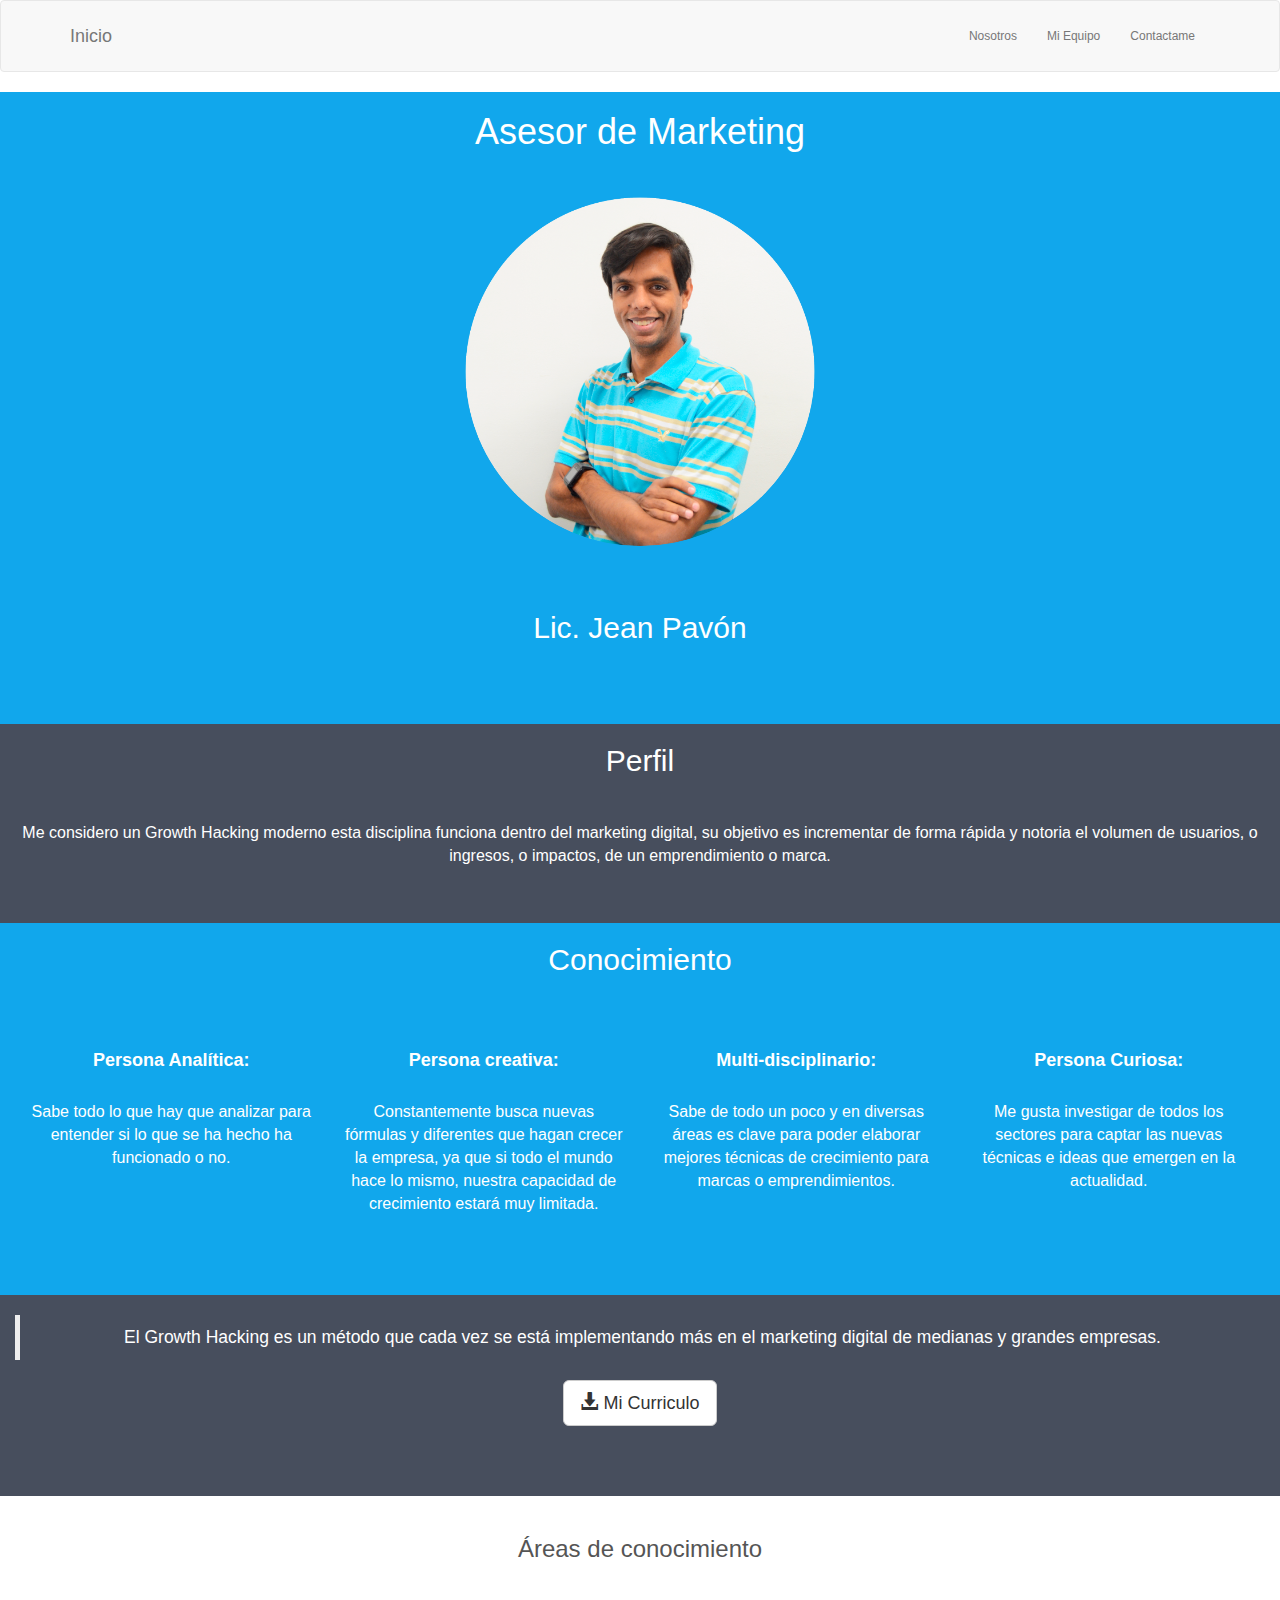
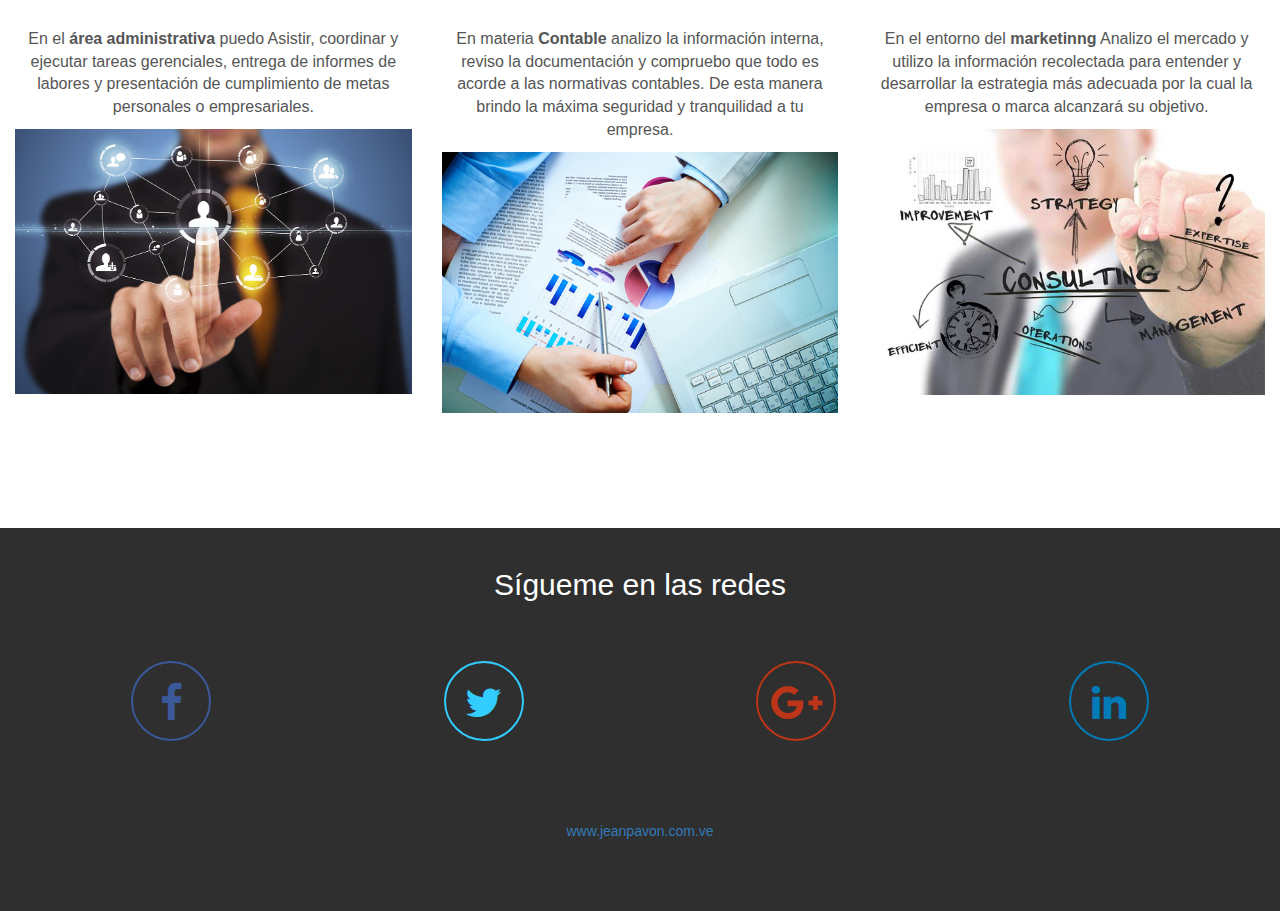
<file: index.html>
<!DOCTYPE html>
<html lang="en">

<head>
  <!-- Theme Made By www.w3schools.com - No Copyright -->
  <title>Jeanpavon.com.ve</title>
  <meta charset="utf-8">
  <meta name="description" content="Licensiado en Administración, con conocimientos en el área de ventas, contabilidad, administración, marketing">
  <meta name="keywords" content="Asesor de marketing, asesor de contable, asesor de contabilidad, asesor financiero, asesor de ventas, asesor administrativo, marketing, agencia de marketing, barquisimeto, lara, venezuela">
  <meta name="author" content="Lic. Jean Pavon">
  <meta name=”robots” content=”Index,Follow”>
  <meta name="viewport" content="width=device-width, initial-scale=1">
  <link href="//netdna.bootstrapcdn.com/bootstrap/3.2.0/css/bootstrap.min.css" rel="stylesheet" id="bootstrap-css">
  <link href="//maxcdn.bootstrapcdn.com/font-awesome/4.2.0/css/font-awesome.min.css" rel="stylesheet">
  <link href='http://fonts.googleapis.com/css?family=Shadows+Into+Light' rel='stylesheet' type='text/css'>
  <link rel="stylesheet" href="https://maxcdn.bootstrapcdn.com/bootstrap/3.3.7/css/bootstrap.min.css">
  <link href="https://fonts.googleapis.com/css?family=Montserrat" rel="stylesheet">
  <link rel="stylesheet" type="text/css" href="css/style.css">
  <link rel="shortcut icon" href="img/logo.ico">
  <link href="//maxcdn.bootstrapcdn.com/bootstrap/3.3.0/css/bootstrap.min.css" rel="stylesheet" id="bootstrap-css">
  <link rel="stylesheet" href="https://maxcdn.bootstrapcdn.com/font-awesome/4.5.0/css/font-awesome.min.css">


</head>

<body>

  <!-- Navbar -->
  <nav class="navbar navbar-default">
    <div class="container">
      <div class="navbar-header">
        <button type="button" class="navbar-toggle" data-toggle="collapse" data-target="#myNavbar">
          <span class="icon-bar"></span>
          <span class="icon-bar"></span>
          <span class="icon-bar"></span>
        </button>
        <a class="navbar-brand" href="#">Inicio</a>
      </div>
      <div class="collapse navbar-collapse" id="myNavbar">
        <ul class="nav navbar-nav navbar-right">
          <li>
            <a href="#">Nosotros</a>
          </li>
          <li>
            <a href="#">Mi Equipo</a>
          </li>
          <li>
            <a href="#">Contactame</a>
          </li>
        </ul>
      </div>
    </div>
  </nav>

  <!-- First Container -->
  <div class="container-fluid bg-1 text-center">
    <h1 class="margin">Asesor de Marketing</h1>
    <img src="img/jean.png" class="img-responsive img-circle margin" style="display:inline" alt="Asesor barquisimeto" width="350" height="350">
    <h2>Lic. Jean Pavón</h2>
  </div>

  <!-- Second Container -->
  <div class="container-fluid bg-2 text-center">
    <h2 class="margin">Perfil</h2>
    <p>Me considero un Growth Hacking moderno esta disciplina funciona dentro del marketing digital, su objetivo es incrementar
      de forma rápida y notoria el volumen de usuarios, o ingresos, o impactos, de un emprendimiento o marca.<wbr Imparto Asesoramiento
      multidiciplinario en áreas Administrativas, contables, ventas, Marketing, para StarUp, emprendedores o unidades de
      negocio </p>
    <br>
    <br>
    <br>
    
   
      <div class="row">
          
          <div class="container-fluid bg-1 text-center">
              <h2 class="margin">Conocimiento</h2>
            <br>
        <div class="col-sm-3">
          <h4><strong>Persona Analítica:</strong></h4><br> <p>Sabe todo lo que hay que analizar para entender si lo que se ha hecho ha funcionado o no.<wbr
            Está en constante búsqueda de la métrica y el target clave para analizar el éxito.</p>
        </div>
        <div class="col-sm-3">
          <h4><strong>Persona creativa:</strong></h4> <br><p>Constantemente busca nuevas fórmulas y diferentes que hagan crecer la empresa, ya que si
            todo el mundo hace lo mismo, nuestra capacidad de crecimiento estará muy limitada.<wbr></p>
          
        </div>
        <div class="col-sm-3">
            <h4><strong>Multi-disciplinario:</strong></h4> <br><p>Sabe de todo un poco y en diversas áreas es clave para poder elaborar mejores
            técnicas de crecimiento para marcas o emprendimientos.</p>
          
        </div>
        <div class="col-sm-3">
            <h4><strong>Persona Curiosa:</strong></h4> <br><p>Me gusta investigar de todos los sectores para captar las nuevas técnicas e ideas que emergen en la actualidad.</p>
          </p>
          
        </div>
      </div>
    </div>
    
      
    <br>
    <blockquote>
      El Growth Hacking es un método que cada vez se está implementando más en el marketing digital de medianas y grandes empresas.
    </blockquote>

    <a href="cv/cv.html" class="btn btn-default btn-lg" target="_blank">
      <span class="glyphicon glyphicon-download-alt"></span> Mi Curriculo
    </a>
  </div>

  <!-- Third Container (Grid) -->
  <div class="container-fluid bg-3 text-center">
    <br>
    <h3 class="margin">Áreas de conocimiento</h3>
    <br>
    <div class="row">
      <div class="col-sm-4">
        <p> En el <strong>área administrativa</strong> puedo Asistir, coordinar y ejecutar tareas gerenciales, entrega de informes de labores y presentación de cumplimiento de
          metas personales o empresariales.</p>
        <img src="img/administrativo.jpg" class="img-responsive margin" style="width:100%" alt="asesor administrativo">
      </div>
      <div class="col-sm-4">
        <p>En materia <strong>Contable</strong> analizo la información interna, reviso la documentación y compruebo que todo es acorde a las normativas contables. De
          esta manera brindo la máxima seguridad y tranquilidad a tu empresa.</p>
        <img src="img/contable.jpg" class="img-responsive margin" style="width:100%" alt="asesor contable">
      </div>
      <div class="col-sm-4">
        <p>En el entorno del <strong>marketinng</strong> Analizo el mercado y utilizo la información recolectada para entender y desarrollar la estrategia más adecuada
          por la cual la empresa o marca alcanzará su objetivo.</p>
        <img src="img/marketing.jpg" class="img-responsive margin" style="width:100%" alt="asesor de marketing">
      </div>
    </div>
  </div>

    <!-- Footer -->
  <footer class="container-fluid bg-4 text-center">
      <br>
    <h2>Sígueme en las redes</h2>
      <br>
      <br>
    <div class="container-fluid">
      <div class="row">
        <div class="col-lg-12 col-md-12 col-sm-12 col-xs-12 text-center">
          <div class="row">
            <div class="col-lg-3 col-md-3 col-sm-3 col-xs-12">
              <div class="icon-circle">
                <a href="facebook" class="ifacebook" title="Facebook">
                  <i class="fa fa-facebook"></i>
                </a>
              </div>
            </div>
            <div class="col-lg-3 col-md-3 col-sm-3 col-xs-12">
              <div class="icon-circle">
                <a href="twitter/@jeankeekln" class="itwittter" title="Twitter">
                  <i class="fa fa-twitter"></i>
                </a>
              </div>
            </div>
            <div class="col-lg-3 col-md-3 col-sm-3 col-xs-12">
              <div class="icon-circle">
                <a href="gmail/jeankeekln" class="igoogle" title="Google+">
                  <i class="fa fa-google-plus"></i>
                </a>
              </div>
            </div>
            <div class="col-lg-3 col-md-3 col-sm-3 col-xs-12">
              <div class="icon-circle">
                <a href="Linkedin/jeankeekln" class="iLinkedin" title="Linkedin">
                  <i class="fa fa-linkedin"></i>
                </a>
              </div>
            </div>
          </div>

        </div>

      </div>
    </div>

    <a href="https://www.jeanpavon.com.ve.com">www.jeanpavon.com.ve</a>
  </footer>

  <script src="https://ajax.googleapis.com/ajax/libs/jquery/3.3.1/jquery.min.js"></script>
  <script src="https://maxcdn.bootstrapcdn.com/bootstrap/3.3.7/js/bootstrap.min.js"></script>
  <!--<script src="//netdna.bootstrapcdn.com/bootstrap/3.2.0/js/bootstrap.min.js"></script>
<script src="//code.jquery.com/jquery-1.11.1.min.js"></script>-->
  <script src="//maxcdn.bootstrapcdn.com/bootstrap/3.3.0/js/bootstrap.min.js"></script>
  <script src="//code.jquery.com/jquery-1.11.1.min.js"></script>
</body>

</html>
</file>
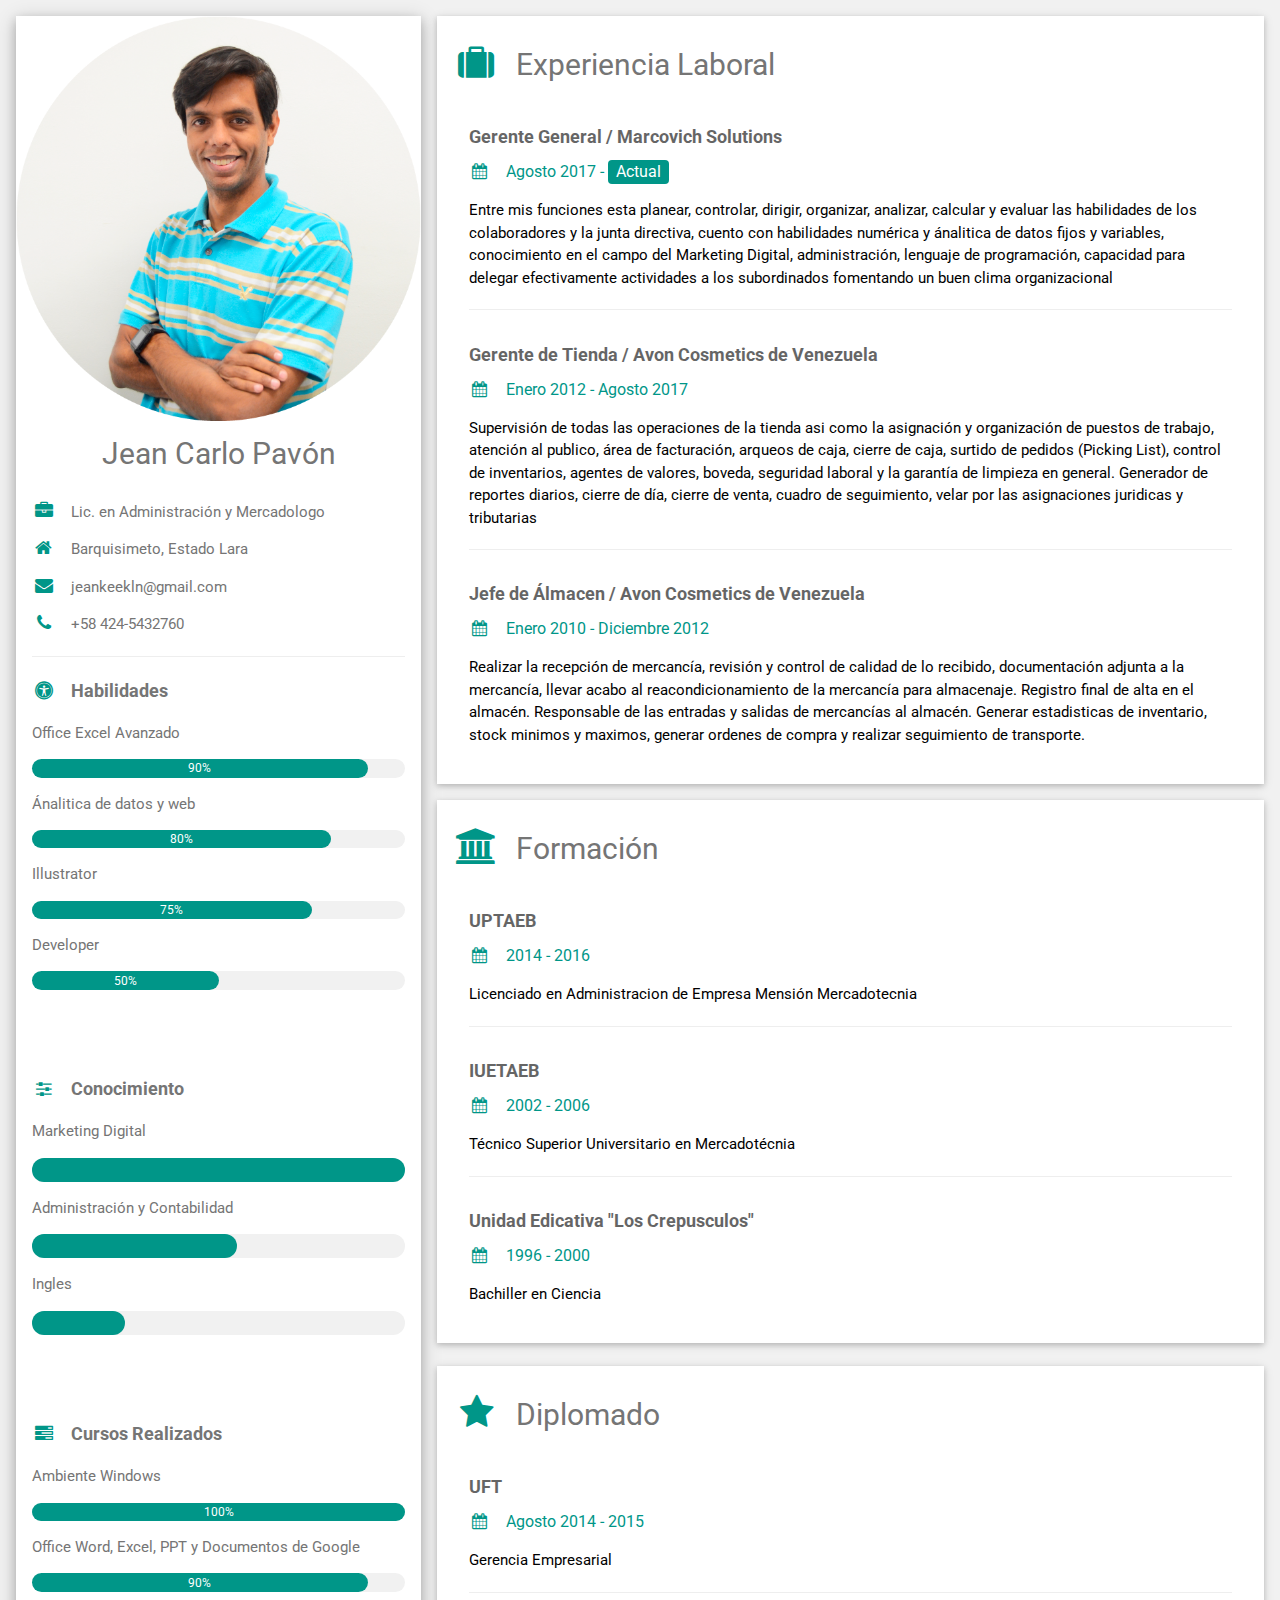
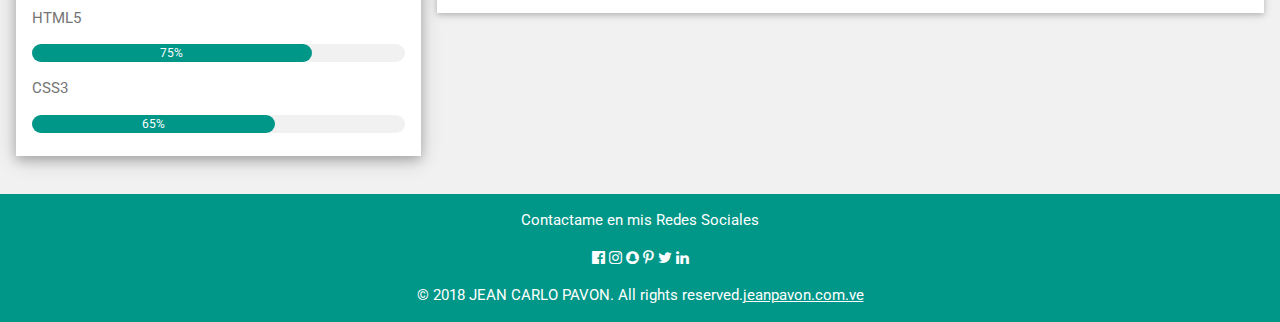
<file: cv/cv.html>
<!DOCTYPE html>
<html>
<title>Jean Pavon</title>
<meta charset="UTF-8">
<meta content="width=device-width, initial-scale=1, maximum-scale=1, user-scalable=no" name="viewport">
<meta content="website" property="og:type">
<meta content="http://jeanpavon.con.ve" property="og:url">
<meta name="description" content="Licensiado en Administración, con conocimientos en el área de ventas, contabilidad, administración, marketing">
<meta name="keywords" content="Asesor de marketing, asesor de contable, asesor de contabilidad, asesor financiero, asesor de ventas, asesor administrativo, marketing, agencia de marketing, barquisimeto, lara, venezuela">
<meta name="author" content="Lic. Jean Pavon">
<meta name=”robots” content=”Index,Follow”>
<meta content="#00061C" name="theme-color">
<meta content='ES' name='language'>
<meta name="viewport" content="width=device-width, initial-scale=1">
<link rel="stylesheet" href="https://www.w3schools.com/w3css/4/w3.css">
<link rel='stylesheet' href='https://fonts.googleapis.com/css?family=Roboto'>
<link rel="stylesheet" href="https://cdnjs.cloudflare.com/ajax/libs/font-awesome/4.7.0/css/font-awesome.min.css">
<link rel="shortcut icon" href="img/logo.ico">
<link rel="stylesheet" type="text/css" href="css/style.css">
<style>

</style>
<body class="w3-light-grey" ondragstart="return false" onselectstart="return false" oncontextmenu="return false">

<!-- Page Container -->
<div class="w3-content w3-margin-top" style="max-width:1400px;">

  <!-- The Grid -->
  <div class="w3-row-padding">
  
    <!-- Left Column -->
    <div class="w3-third">
    
      <div class="w3-white w3-text-grey w3-card-4">
        <div class="w3-display-container">
          <img src="img/perfil.png" style="width:100%" alt="jean Pavon">
          <div class="w3-display-bottomleft w3-container w3-text-black">
            <!--<h2><br>Jean Carlo Pavón</h2>-->
          </div>
          <h2 class="titulo">Jean Carlo Pavón</h2>
        </div>
        <div class="w3-container">
          <p><i class="fa fa-briefcase fa-fw w3-margin-right w3-large w3-text-teal"></i>Lic. en Administración y Mercadologo</p>
          <p><i class="fa fa-home fa-fw w3-margin-right w3-large w3-text-teal"></i>Barquisimeto, Estado Lara</p>
          <p><i class="fa fa-envelope fa-fw w3-margin-right w3-large w3-text-teal"></i>jeankeekln@gmail.com</p>
          <p><i class="fa fa-phone fa-fw w3-margin-right w3-large w3-text-teal"></i>+58 424-5432760</p>
          <hr>

          <p class="w3-large"><b><i class="fa fa-universal-access fa-fw w3-margin-right w3-text-teal"></i>Habilidades</b></p>
          <p>Office Excel Avanzado</p>
          <div class="w3-light-grey w3-round-xlarge w3-small">
            <div class="w3-container w3-center w3-round-xlarge w3-teal" style="width:90%">90%</div>
          </div>
          <p>Ánalitica de datos y web</p>
          <div class="w3-light-grey w3-round-xlarge w3-small">
            <div class="w3-container w3-center w3-round-xlarge w3-teal" style="width:80%">
              <div class="w3-center w3-text-white">80%</div>
            </div>
          </div>
          <p>Illustrator</p>
          <div class="w3-light-grey w3-round-xlarge w3-small">
            <div class="w3-container w3-center w3-round-xlarge w3-teal" style="width:75%">75%</div>
          </div>
          <p>Developer</p>
          <div class="w3-light-grey w3-round-xlarge w3-small">
            <div class="w3-container w3-center w3-round-xlarge w3-teal" style="width:50%">50%</div>
          </div>
          <br>
          <br>
          <br>

          <p class="w3-large w3-text-theme"><b><i class="fa fa-sliders fa-fw w3-margin-right w3-text-teal"></i>Conocimiento</b></p>
          <p>Marketing Digital</p>
          <div class="w3-light-grey w3-round-xlarge">
            <div class="w3-round-xlarge w3-teal" style="height:24px;width:100%"></div>
          </div>
          <p>Administración y Contabilidad</p>
          <div class="w3-light-grey w3-round-xlarge">
            <div class="w3-round-xlarge w3-teal" style="height:24px;width:55%"></div>
          </div>
          <p>Ingles</p>
          <div class="w3-light-grey w3-round-xlarge">
            <div class="w3-round-xlarge w3-teal" style="height:24px;width:25%"></div>
          </div>
          <br>
          <br>
          <br>
          <p class="w3-large"><b><i class="fa fa-tasks fa-fw w3-margin-right w3-text-teal"></i>Cursos Realizados</b></p>
          <p>Ambiente Windows</p>
          <div class="w3-light-grey w3-round-xlarge w3-small">
            <div class="w3-container w3-center w3-round-xlarge w3-teal" style="width:100%">100%</div>
          </div>
          <p>Office Word, Excel, PPT y Documentos de Google</p>
          <div class="w3-light-grey w3-round-xlarge w3-small">
            <div class="w3-container w3-center w3-round-xlarge w3-teal" style="width:90%">
              <div class="w3-center w3-text-white">90%</div>
            </div>
          </div>
          <p>HTML5</p>
          <div class="w3-light-grey w3-round-xlarge w3-small">
            <div class="w3-container w3-center w3-round-xlarge w3-teal" style="width:75%">75%</div>
          </div>
          <p>CSS3</p>
          <div class="w3-light-grey w3-round-xlarge w3-small">
            <div class="w3-container w3-center w3-round-xlarge w3-teal" style="width:65%">65%</div>
          </div>
          <br>
        </div>
      </div><br>

    <!-- End Left Column -->
    </div>

    <!-- Right Column -->
    <div class="w3-twothird">
    
      <div class="w3-container w3-card w3-white w3-margin-bottom">
        <h2 class="w3-text-grey w3-padding-16"><i class="fa fa-suitcase fa-fw w3-margin-right w3-xxlarge w3-text-teal"></i>Experiencia Laboral</h2>
        <div class="w3-container">
          <h5 class="w3-opacity"><b>Gerente General / Marcovich Solutions</b></h5>
          <h6 class="w3-text-teal"><i class="fa fa-calendar fa-fw w3-margin-right"></i>Agosto 2017 - <span class="w3-tag w3-teal w3-round">Actual</span></h6>
          <p>Entre mis funciones esta planear, controlar, dirigir, organizar, analizar, calcular y evaluar las habilidades de los colaboradores y la junta directiva, cuento con habilidades numérica y ánalitica de datos fijos y variables, conocimiento en el campo del Marketing Digital, administración, lenguaje de programación, capacidad para delegar efectivamente actividades a los subordinados fomentando un buen clima organizacional</p>
          <hr>
        </div>
        <div class="w3-container">
          <h5 class="w3-opacity"><b>Gerente de Tienda / Avon Cosmetics de Venezuela</b></h5>
          <h6 class="w3-text-teal"><i class="fa fa-calendar fa-fw w3-margin-right"></i>Enero 2012 - Agosto 2017</h6>
          <p>Supervisión de todas las operaciones de la tienda asi como la asignación y organización de puestos de trabajo, atención al publico, área de facturación, arqueos de caja, cierre de caja, surtido de pedidos (Picking List), control de inventarios, agentes de valores, boveda, seguridad laboral y la garantía de limpieza en general. Generador de reportes diarios, cierre de día, cierre de venta, cuadro de seguimiento, velar por las asignaciones juridicas y tributarias</p>
          <hr>
        </div>
        <div class="w3-container">
          <h5 class="w3-opacity"><b>Jefe de Álmacen / Avon Cosmetics de Venezuela</b></h5>
          <h6 class="w3-text-teal"><i class="fa fa-calendar fa-fw w3-margin-right"></i>Enero 2010 - Diciembre 2012</h6>
          <p>Realizar la recepción de mercancía, revisión y control de calidad de lo recibido, documentación adjunta a la mercancía, llevar acabo al reacondicionamiento de la mercancía para almacenaje. Registro final de alta en el almacén. Responsable de las entradas y salidas de mercancías al almacén. Generar estadisticas de inventario, stock minimos y maximos, generar ordenes de compra y realizar seguimiento de transporte. </p><br>
        </div>
      </div>

      <div class="w3-container w3-card w3-white">
        <h2 class="w3-text-grey w3-padding-16"><i class="fa fa-university fa-fw w3-margin-right w3-xxlarge w3-text-teal"></i>Formación</h2>
        <div class="w3-container">
          <h5 class="w3-opacity"><b>UPTAEB</b></h5>
          <h6 class="w3-text-teal"><i class="fa fa-calendar fa-fw w3-margin-right"></i>2014 - 2016</h6>
          <p>Licenciado en Administracion de Empresa Mensión Mercadotecnia</p>
          <hr>
        </div>
        <div class="w3-container">
          <h5 class="w3-opacity"><b>IUETAEB</b></h5>
          <h6 class="w3-text-teal"><i class="fa fa-calendar fa-fw w3-margin-right"></i>2002 - 2006</h6>
          <p>Técnico Superior Universitario en Mercadotécnia</p>
          <hr>
        </div>
        <div class="w3-container">
          <h5 class="w3-opacity"><b>Unidad Edicativa "Los Crepusculos"</b></h5>
          <h6 class="w3-text-teal"><i class="fa fa-calendar fa-fw w3-margin-right"></i>1996 - 2000</h6>
          <p>Bachiller en Ciencia</p><br>
        </div>
      </div>
      <br>
      <div class="w3-container w3-card w3-white w3-margin-bottom">
        <h2 class="w3-text-grey w3-padding-16"><i class="fa fa-star fa-fw w3-margin-right w3-xxlarge w3-text-teal"></i>Diplomado</h2>
        <div class="w3-container">
          <h5 class="w3-opacity"><b>UFT</b></h5>
          <h6 class="w3-text-teal"><i class="fa fa-calendar fa-fw w3-margin-right"></i>Agosto 2014 - 2015</h6>
          <p>Gerencia Empresarial</p>
          <hr>
        </div>

    <!-- End Right Column -->
    </div>
    
  <!-- End Grid -->
  </div>
  
  <!-- End Page Container -->
</div>

<footer class="w3-container w3-teal w3-center w3-margin-top">
  <p>Contactame en mis Redes Sociales</p>
  <i class="fa fa-facebook-official w3-hover-opacity"></i>
  <i class="fa fa-instagram w3-hover-opacity"></i>
  <i class="fa fa-snapchat w3-hover-opacity"></i>
  <i class="fa fa-pinterest-p w3-hover-opacity"></i>
  <i class="fa fa-twitter w3-hover-opacity"></i>
  <i class="fa fa-linkedin w3-hover-opacity"></i>
  <p>© 2018 JEAN CARLO PAVON. All rights reserved.<a href="https://www.jeanpavon.com.ve" target="_blank">jeanpavon.com.ve</a></p>
</footer>

</body>
</html>
</file>
<file: css/style.css>
body {
      font: 20px Montserrat, sans-serif;
      line-height: 1.8;
      color: #f5f6f7;
  }
h1 {
    font-size: 56px;
    font-weight: bolder;
}

h2{
    font-size: 36px;
    font-weight: bolder;
}
  p {font-size: 16px;}
  .margin {margin-bottom: 45px;}
  .bg-1 { 
      background-color: #11a7ec; /* Green */
      color: #ffffff;
  }
  .bg-2 { 
      background-color: #474e5d; /* Dark Blue */
      color: #ffffff;
  }
  .bg-3 { 
      background-color: #ffffff; /* White */
      color: #555555;
  }
  .bg-4 { 
      background-color: #2f2f2f; /* Black Gray */
      color: #fff;
  }
  .container-fluid {
      /*padding-top: 70px;*/
      padding-bottom: 70px;
  }
  .navbar {
      padding-top: 10px;
      padding-bottom: 10px;
      border: 0;
      border-radius: 0;
      margin-bottom: 0;
      font-size: 12px;
      
  }
  .navbar-nav  li a:hover {
      color: #11a7ec !important;
      font-weight: bolder;
      
}

  
  /*resde*/

.social {
    position: relative;
    height: 3em;
    width: 13.5em;
    margin: 150px 450px;
}

.social li {
    display: block;
    height: 4em;
    line-height: 4em;
    margin: -2.2em;
    position: absolute;
    -webkit-transition: -webkit-transform .7s;
    -moz-transition: -moz-transform .7s;
    -ms-transition: -ms-transform .7s;
    -o-transition: -o-transform .7s;
    transition: transform .7s;
    -webkit-transform: rotate(45deg);
    -moz-transform: rotate(45deg);
    -ms-transform: rotate(45deg);
    -o-transform: rotate(45deg);
    transform: rotate(45deg);
    text-align: center;
    width: 4em;

}

.social a {
    color: #fffdf0;
    display: block;
    height: 4em;
    line-height: 6em;
    text-align: center;
    -webkit-transform: rotate(-45deg);
    -moz-transform: rotate(-45deg);
    -ms-transform: rotate(-45deg);
    -o-transform: rotate(-45deg);
    transform: rotate(-45deg);
    width: 4em; 
  
}

.social li:hover {
  -webkit-transform: scale(1.3,1.3) rotate(45deg);
    -moz-transform: scale(1.3,1.3) rotate(45deg);
  -ms-transform: scale(1.3,1.3) rotate(45deg);
    -o-transform: scale(1.3,1.3) rotate(45deg);
  transform: scale(1.3,1.3) rotate(45deg);
}

.facebook {
    background: #155b9d;
    left: 0;
    top: 0%;
}

.twitter {
    background: #1a9ec4;
    bottom: 0;
    left: 25%;
}
.facebook2 {
    background: #155b9d;
    left: 50%;
    top: 0%;
}

.twitter2 {
    background: #1a9ec4;
    bottom: 0;
    left: 25%;
}

.pinterest {
    background: #e11a30;
    left: 50%;
    top: 0%;
}
.behance {
    background: #3f7aa3;
    bottom: 0;
    left: 75%;
}
.behance2 {
    background: #3f7aa3;
    top: 0%;
    left: 50%;
}
.behance3 {
    background: #3f7aa3;
    bottom: 0;
    left: 75%;
}

/*redes2*/
.icon-circle{
    padding: 10px;
}

.icon-circle .fa{
    font-size           : 25px;
    color               : #e84700;
    margin              : 0 auto;
    height              : 80px;
    width               : 80px;
    border-radius       : 50%;
    border              :2px solid #e84700;
    line-height         : 80px;
    cursor              : pointer;
    -webkit-transition  : all  ease-in-out 0.35s;
    -moz-transition     : all  ease-in-out 0.35s;
    -o-transition       : all  ease-in-out 0.35s;
    -ms-transition      : all  ease-in-out 0.35s;
    transition          : all  ease-in-out 0.20s,background-color ease-in-out 0.05s;
}

.icon-circle  .fa:hover{
    
    background-color        : #e84700;    
    color                   : #fff;
    border                  : 1px solid #e84711;
    -moz-box-shadow         : inset 0px 0px 0px 5px #ffffff;
    -o-box-shadow           : inset 0px 0px 0px 5px #ffffff;
    -ms-box-shadow          : inset 0px 0px 0px 5px #ffffff;
    -webkit-box-shadow      : inset 0px 0px 0px 5px #ffffff;
    box-shadow              : inset 0px 0px 0px 5px #ffffff;
    -ms-transform           : scale(1.2,1.2); 
    -webkit-transform       : scale(1.2,1.2);
    -moz-transform          : scale(1.2,1.2); 
    -o-transform            : scale(1.2,1.2); 
    transform               : scale(1.2,1.2);  
}

.icon-circle  i:before{
    margin-left         : 0px;
    font-size           : 40px;
}

@media (min-width:320px) and (max-width:768px) {


 .icon-circle .fa{
    font-size           : 15px;
    color               : #e84700;
    margin              : 0 auto;
    height              : 40px;
    width               : 40px;
    border-radius       : 50%;
    border              :2px solid #e84700;
    line-height         : 40px;
    cursor              : pointer;
    -webkit-transition  : all  ease-in-out 0.35s;
    -moz-transition     : all  ease-in-out 0.35s;
    -o-transition       : all  ease-in-out 0.35s;
    -ms-transition      : all  ease-in-out 0.35s;
    transition          : all  ease-in-out 0.20s,background-color ease-in-out 0.05s;
}

.icon-circle  .fa:hover{
    
    background-color        : #e84700;    
    color                   : #fff;
    border                  : 1px solid #e84711;
    -moz-box-shadow         : inset 0px 0px 0px 5px #ffffff;
    -o-box-shadow           : inset 0px 0px 0px 5px #ffffff;
    -ms-box-shadow          : inset 0px 0px 0px 5px #ffffff;
    -webkit-box-shadow      : inset 0px 0px 0px 5px #ffffff;
    box-shadow              : inset 0px 0px 0px 5px #ffffff;
    -ms-transform           : scale(1.2,1.2); 
    -webkit-transform       : scale(1.2,1.2);
    -moz-transform          : scale(1.2,1.2); 
    -o-transform            : scale(1.2,1.2); 
    transform               : scale(1.2,1.2);  
}

.icon-circle  i:before{
    margin-left         : 0px;
    font-size           : 20px;
}   
}

.ifacebook .fa{
    color               :#3B5998;
    border              :2px solid #3B5998;
}

.ifacebook .fa:hover{
    
    background-color        : #3B5998;    
    color                   : #fff;
    border                  : 1px solid #3B5998;

}

.itwittter .fa{
    color               : #33ccff;
    border              :2px solid #33ccff;
}

.itwittter .fa:hover{
    
    background-color        : #33ccff;    
    color                   : #fff;
    border                  : 1px solid #33ccff;

}

.igoogle .fa{
    color               : #BD3518;
    border              :2px solid #BD3518;
}

.igoogle .fa:hover{
    
    background-color        : #BD3518;    
    color                   : #fff;
    border                  : 1px solid #BD3518;

}

.iLinkedin .fa{
    color               : #007bb7;
    border              :2px solid #007bb7;
}

.iLinkedin .fa:hover{
    
    background-color        :#007bb7;    
    color                   : #fff;
    border                  : 1px solid #007bb7;

}
</file>
<file: cv/css/style.css>
html,body,h1,h2,h3,h4,h5,h6 {font-family: "Roboto", sans-serif}
.titulo {
	text-align: center;
}
</file>
